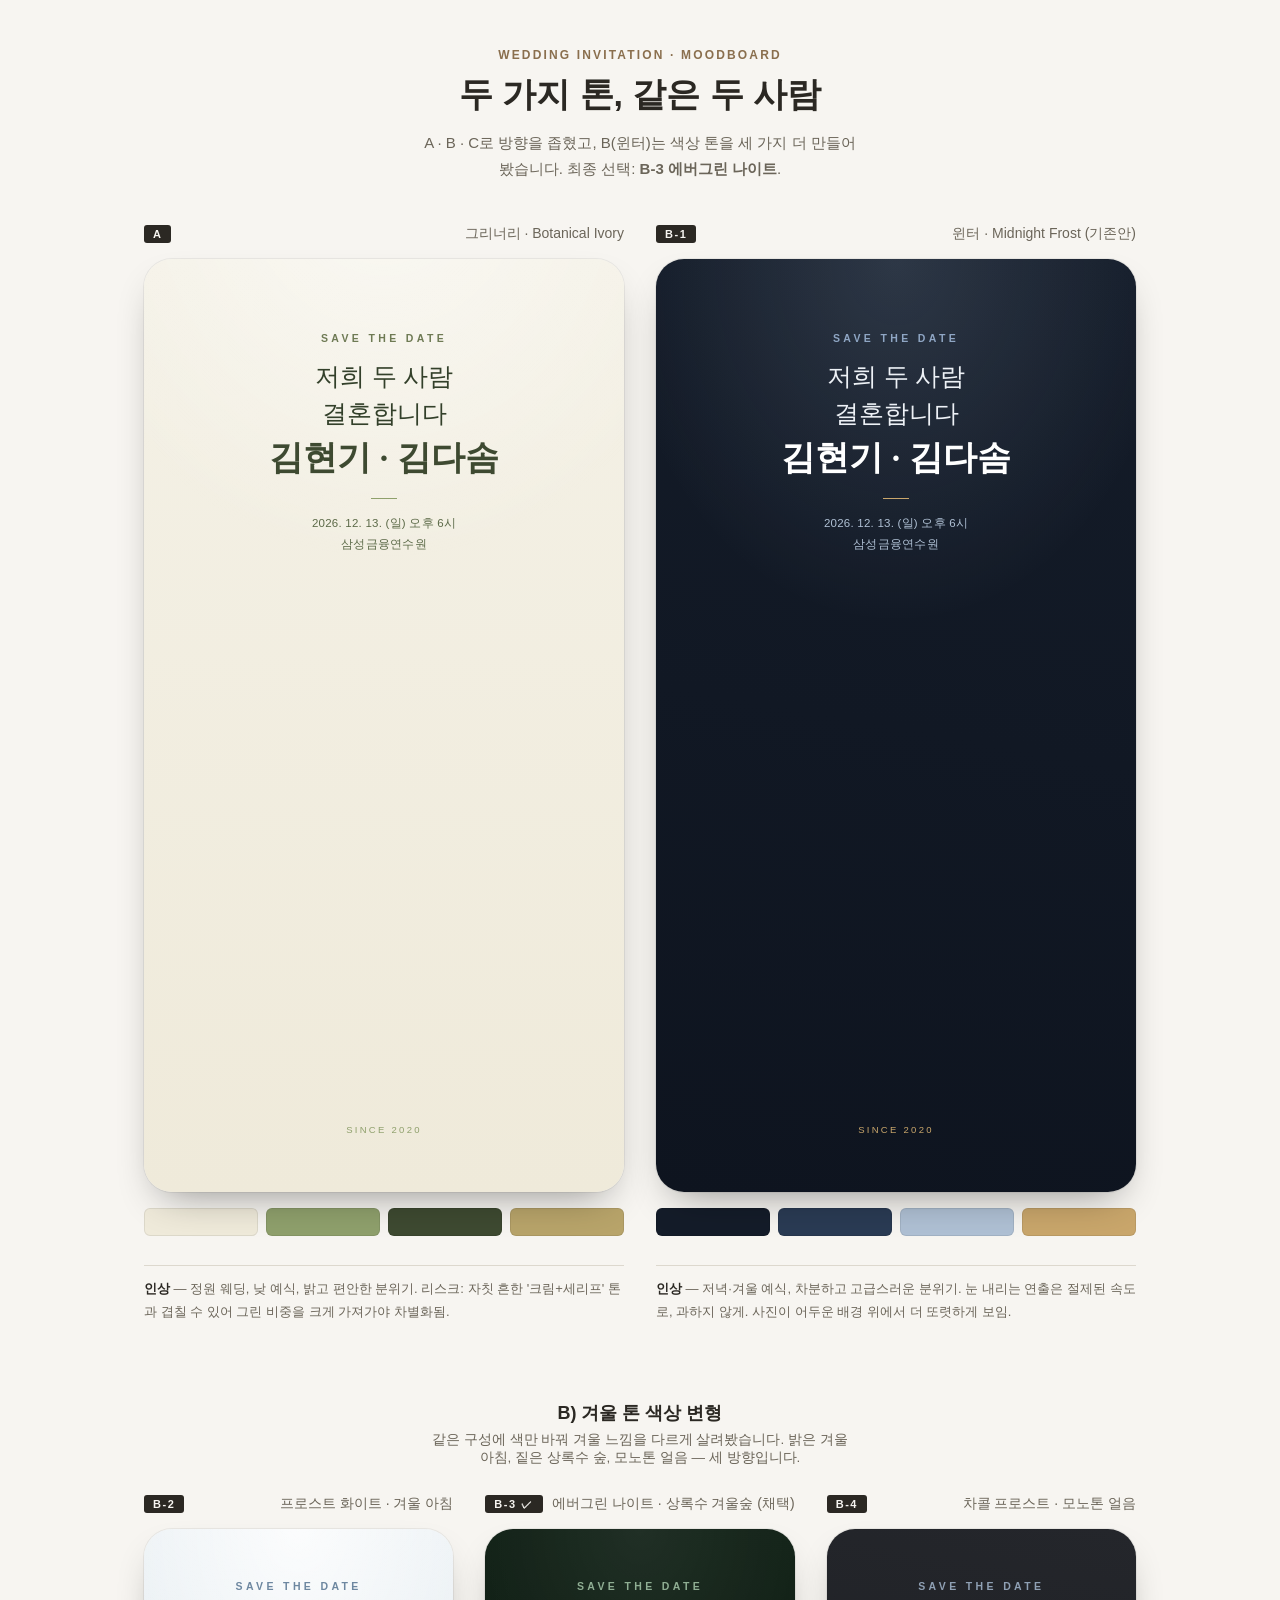
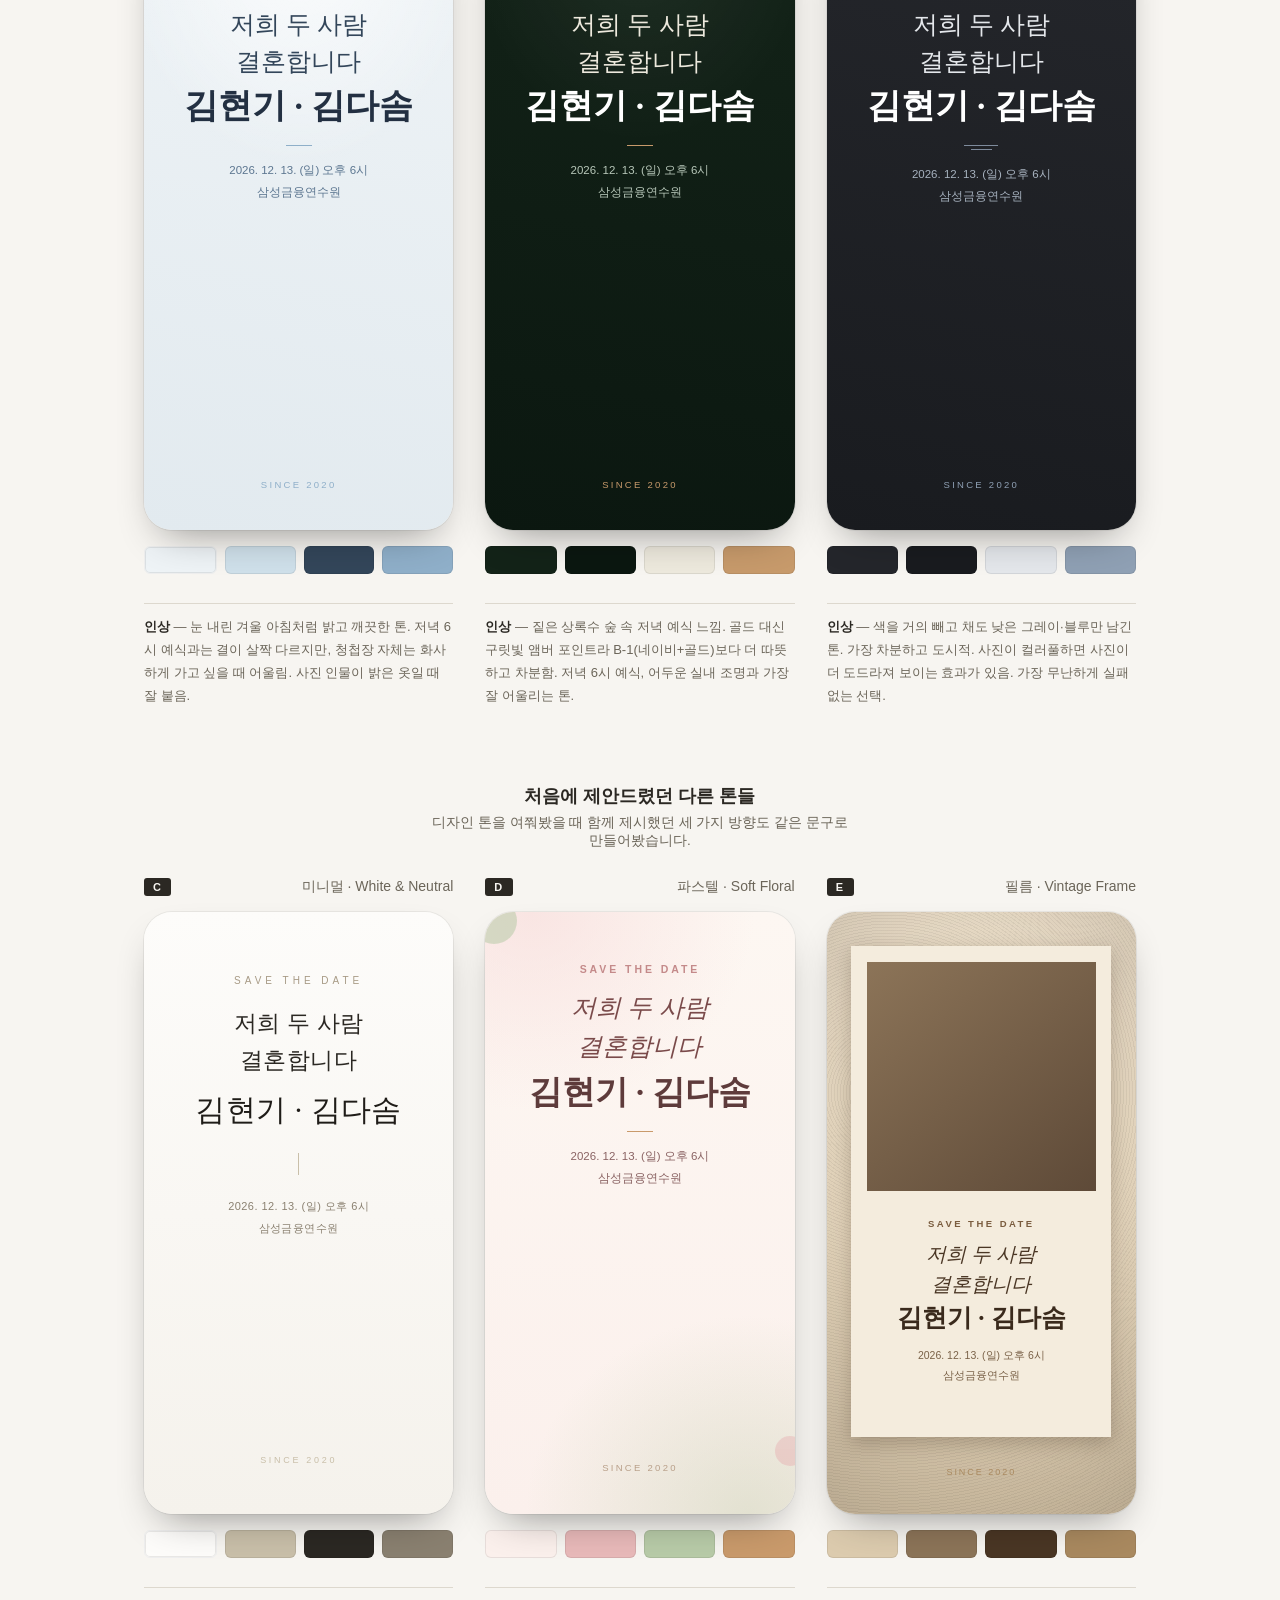
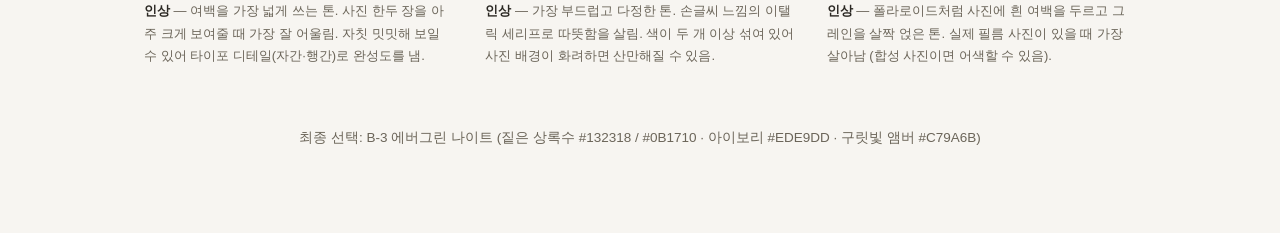
<file: design/moodboard.html>
<!DOCTYPE html>
<html lang="ko">
<head>
<meta charset="UTF-8">
<meta name="viewport" content="width=device-width, initial-scale=1.0">
<title>청첩장 무드보드</title>
<style>
  :root{
    --page-bg:#F7F5F1;
    --page-bg-soft:#EFECE5;
    --page-ink:#2B2823;
    --page-ink-dim:#6B6559;
    --page-line:#DDD8CE;
    --page-accent:#8A6F4E;
  }
  @media (prefers-color-scheme: dark){
    :root:not([data-theme="light"]){
      --page-bg:#1C1A17;
      --page-bg-soft:#242220;
      --page-ink:#EDE9E1;
      --page-ink-dim:#A39C8E;
      --page-line:#39352E;
      --page-accent:#C9A876;
    }
  }
  :root[data-theme="dark"]{
    --page-bg:#1C1A17;
    --page-bg-soft:#242220;
    --page-ink:#EDE9E1;
    --page-ink-dim:#A39C8E;
    --page-line:#39352E;
    --page-accent:#C9A876;
  }

  *{box-sizing:border-box;}
  html,body{margin:0;padding:0;}
  body{background:var(--page-bg);}
  .page{
    background:var(--page-bg);
    color:var(--page-ink);
    font-family:'Pretendard','Apple SD Gothic Neo','Malgun Gothic',sans-serif;
    padding:48px 24px 72px;
    max-width:1040px;
    margin:0 auto;
  }
  .masthead{
    text-align:center;
    margin-bottom:44px;
  }
  .eyebrow{
    font-size:12px;
    letter-spacing:0.18em;
    color:var(--page-accent);
    font-weight:600;
    margin:0 0 10px;
  }
  h1{
    font-size:clamp(24px,4vw,34px);
    margin:0 0 12px;
    text-wrap:balance;
    font-weight:700;
  }
  .lede{
    color:var(--page-ink-dim);
    font-size:15px;
    line-height:1.7;
    max-width:52ch;
    margin:0 auto;
  }

  .compare{
    display:grid;
    grid-template-columns:repeat(auto-fit, minmax(240px, 1fr));
    gap:32px;
  }
  .section-head{
    margin:64px 0 28px;
    text-align:center;
  }
  .section-head h2{
    font-size:18px;
    margin:0 0 6px;
    font-weight:700;
  }
  .section-head p{
    font-size:13.5px;
    color:var(--page-ink-dim);
    max-width:56ch;
    margin:0 auto;
  }

  .slot{
    display:flex;
    flex-direction:column;
    gap:16px;
  }
  .slot-label{
    display:flex;
    align-items:baseline;
    justify-content:space-between;
    gap:8px;
  }
  .slot-label .tag{
    font-size:11px;
    letter-spacing:0.14em;
    font-weight:700;
    color:var(--page-bg);
    background:var(--page-ink);
    padding:3px 9px;
    border-radius:3px;
  }
  .slot-label .name{
    font-size:14px;
    color:var(--page-ink-dim);
  }

  /* ---- phone frame (fixed visual world, intentionally theme-independent) ---- */
  .phone{
    position:relative;
    aspect-ratio:9/17.5;
    border-radius:28px;
    overflow:hidden;
    box-shadow:0 18px 40px -18px rgba(0,0,0,0.45), 0 0 0 1px rgba(0,0,0,0.06);
  }
  .phone-inner{
    position:absolute; inset:0;
    display:flex;
    flex-direction:column;
    align-items:center;
    justify-content:space-between;
    padding:13% 9% 10%;
    text-align:center;
  }

  /* ============ Direction A: Greenery (그리너리) ============ */
  .greenery{
    background:
      radial-gradient(120% 70% at 50% -10%, rgba(255,255,255,0.55), transparent 60%),
      linear-gradient(180deg,#F4F1E6 0%, #EFEADA 100%);
  }
  .greenery .foliage{
    position:absolute; inset:0;
    pointer-events:none;
  }
  .greenery .eyebrow-mini{
    font-size:10.5px;
    letter-spacing:0.32em;
    color:#6E7A54;
    font-weight:600;
    text-transform:uppercase;
  }
  .greenery .display{
    font-family:'Nanum Myeongjo','Noto Serif KR',serif;
    font-size:clamp(19px,4.6vw,25px);
    line-height:1.5;
    color:#33402A;
    margin:14px 0 6px;
  }
  .greenery .display b{
    display:block;
    font-size:1.35em;
    font-weight:600;
    color:#3E4A31;
  }
  .greenery .rule{
    width:26px;height:1px;
    background:#8FA06C;
    margin:14px auto;
  }
  .greenery .meta{
    font-size:11.5px;
    color:#5C6A48;
    line-height:1.9;
    letter-spacing:0.02em;
  }
  .greenery .foot{
    font-size:9.5px;
    letter-spacing:0.24em;
    color:#8FA06C;
    text-transform:uppercase;
  }

  /* ============ Direction B: Winter (겨울 예식) ============ */
  .winter{
    background:
      radial-gradient(90% 60% at 50% 0%, rgba(178,199,224,0.16), transparent 65%),
      linear-gradient(190deg,#141C29 0%, #0E141F 100%);
  }
  .winter .snow,
  .winter-frost .snow,
  .winter-evergreen .snow,
  .winter-charcoal .snow{
    position:absolute; inset:0;
    overflow:hidden;
    pointer-events:none;
  }
  .winter .flake,
  .winter-frost .flake,
  .winter-evergreen .flake,
  .winter-charcoal .flake{
    position:absolute;
    top:-8%;
    width:3px;height:3px;
    border-radius:50%;
    animation:fall 9s linear infinite;
  }
  .winter .flake{ background:rgba(210,224,240,0.75); }
  .winter-frost .flake{ background:rgba(120,150,178,0.55); }
  .winter-evergreen .flake{ background:rgba(237,233,221,0.7); }
  .winter-charcoal .flake{ background:rgba(180,196,214,0.6); }
  @media (prefers-reduced-motion: reduce){
    .winter .flake,
    .winter-frost .flake,
    .winter-evergreen .flake,
    .winter-charcoal .flake{ animation:none; opacity:0.5; }
  }
  @keyframes fall{
    to{ transform:translateY(112vh); }
  }
  .winter .eyebrow-mini{
    font-size:10.5px;
    letter-spacing:0.32em;
    color:#8FA6C4;
    font-weight:600;
    text-transform:uppercase;
  }
  .winter .display{
    font-family:'Nanum Myeongjo','Noto Serif KR',serif;
    font-size:clamp(19px,4.6vw,25px);
    line-height:1.5;
    color:#EDF1F6;
    margin:14px 0 6px;
  }
  .winter .display b{
    display:block;
    font-size:1.35em;
    font-weight:600;
    color:#FFFFFF;
  }
  .winter .rule{
    width:26px;height:1px;
    background:#C9A66B;
    margin:14px auto;
  }
  .winter .meta{
    font-size:11.5px;
    color:#AFC0D4;
    line-height:1.9;
    letter-spacing:0.02em;
  }
  .winter .foot{
    font-size:9.5px;
    letter-spacing:0.24em;
    color:#C9A66B;
    text-transform:uppercase;
  }

  /* ============ Direction C: 미니멀 화이트/뉴트럴 ============ */
  .minimal{
    background:linear-gradient(180deg,#FDFCFA 0%, #F5F2EC 100%);
  }
  .minimal .phone-inner{ padding:17% 12% 13%; }
  .minimal .eyebrow-mini{
    font-size:10px;
    letter-spacing:0.4em;
    color:#A79A85;
    font-weight:500;
    text-transform:uppercase;
  }
  .minimal .display{
    font-family:'Nanum Myeongjo','Noto Serif KR',serif;
    font-weight:400;
    font-size:clamp(18px,4.4vw,23px);
    line-height:1.6;
    color:#2B2823;
    margin:20px 0 8px;
    letter-spacing:0.02em;
  }
  .minimal .display b{
    display:block;
    font-size:1.3em;
    font-weight:500;
    color:#1F1C18;
    margin-top:6px;
  }
  .minimal .rule{
    width:1px;height:22px;
    background:#C9BFA9;
    margin:20px auto;
  }
  .minimal .meta{
    font-size:11px;
    color:#8A8070;
    line-height:2;
    letter-spacing:0.04em;
  }
  .minimal .foot{
    font-size:9px;
    letter-spacing:0.3em;
    color:#C9BFA9;
    text-transform:uppercase;
  }

  /* ============ Direction D: 따뜻한 파스텔/플로럴 ============ */
  .floral{
    background:
      radial-gradient(120% 55% at 15% 0%, rgba(246,214,214,0.55), transparent 60%),
      radial-gradient(120% 55% at 85% 100%, rgba(190,203,168,0.4), transparent 60%),
      linear-gradient(180deg,#FDF7F2 0%, #FBF0EC 100%);
  }
  .floral .sprig{ position:absolute; border-radius:50%; opacity:0.55; }
  .floral .eyebrow-mini{
    font-size:10.5px;
    letter-spacing:0.28em;
    color:#C48A8A;
    font-weight:600;
    text-transform:uppercase;
  }
  .floral .display{
    font-family:'Nanum Myeongjo','Noto Serif KR',serif;
    font-style:italic;
    font-size:clamp(19px,4.6vw,25px);
    line-height:1.55;
    color:#7A4A4A;
    margin:14px 0 6px;
  }
  .floral .display b{
    display:block;
    font-style:normal;
    font-size:1.3em;
    font-weight:600;
    color:#5E3B3B;
  }
  .floral .rule{
    width:26px;height:1px;
    background:#C99A6B;
    margin:14px auto;
  }
  .floral .meta{
    font-size:11.5px;
    color:#8A6363;
    line-height:1.9;
  }
  .floral .foot{
    font-size:9.5px;
    letter-spacing:0.24em;
    color:#B9A08A;
    text-transform:uppercase;
  }

  /* ============ Direction E: 감성 필름/빈티지 ============ */
  .film{
    background:
      repeating-radial-gradient(circle at 20% 30%, rgba(0,0,0,0.05) 0 1px, transparent 1px 3px),
      radial-gradient(120% 90% at 50% 40%, rgba(0,0,0,0) 40%, rgba(30,20,12,0.28) 100%),
      linear-gradient(180deg,#E6D9C4 0%, #DCCBAE 100%);
  }
  .film .phone-inner{ padding:11% 8% 9%; }
  .film .frame{
    background:#F4ECDD;
    padding:6% 6% 16%;
    box-shadow:0 6px 18px rgba(40,25,10,0.25);
    width:100%;
  }
  .film .photo{
    aspect-ratio:1/1;
    background:linear-gradient(140deg,#8C7458,#5E4A38);
    margin-bottom:12%;
  }
  .film .eyebrow-mini{
    font-size:9.5px;
    letter-spacing:0.26em;
    color:#7A5C3E;
    font-weight:600;
    text-transform:uppercase;
  }
  .film .display{
    font-family:'Nanum Myeongjo','Noto Serif KR',serif;
    font-style:italic;
    font-size:clamp(16px,4vw,20px);
    line-height:1.5;
    color:#4A3624;
    margin:8px 0 4px;
  }
  .film .display b{
    display:block;
    font-style:normal;
    font-size:1.25em;
    font-weight:600;
    color:#3A2A1C;
  }
  .film .meta{
    font-size:10.5px;
    color:#7A6248;
    line-height:1.85;
    margin-top:10px;
  }
  .film .foot{
    font-size:9px;
    letter-spacing:0.22em;
    color:#A9895F;
    text-transform:uppercase;
  }

  /* ============ Direction B-2: Frost White (밝은 겨울 아침) ============ */
  .winter-frost{
    background:
      radial-gradient(90% 60% at 50% 0%, rgba(255,255,255,0.8), transparent 65%),
      linear-gradient(190deg,#EEF3F6 0%, #E2EAEF 100%);
  }
  .winter-frost .eyebrow-mini{
    font-size:10.5px; letter-spacing:0.32em; font-weight:600; text-transform:uppercase;
    color:#6D87A0;
  }
  .winter-frost .display{
    font-family:'Nanum Myeongjo','Noto Serif KR',serif;
    font-size:clamp(19px,4.6vw,25px); line-height:1.5; color:#33465A; margin:14px 0 6px;
  }
  .winter-frost .display b{ display:block; font-size:1.35em; font-weight:600; color:#233042; }
  .winter-frost .rule{ width:26px; height:1px; background:#8FAFC9; margin:14px auto; }
  .winter-frost .meta{ font-size:11.5px; color:#5C7690; line-height:1.9; }
  .winter-frost .foot{ font-size:9.5px; letter-spacing:0.24em; color:#8FAFC9; text-transform:uppercase; }

  /* ============ Direction B-3: Evergreen Night (짙은 상록수 겨울숲) ============ */
  .winter-evergreen{
    background:
      radial-gradient(85% 55% at 50% 0%, rgba(255,255,255,0.06), transparent 65%),
      linear-gradient(190deg,#132318 0%, #0B1710 100%);
  }
  .winter-evergreen .eyebrow-mini{
    font-size:10.5px; letter-spacing:0.32em; font-weight:600; text-transform:uppercase;
    color:#8FAE93;
  }
  .winter-evergreen .display{
    font-family:'Nanum Myeongjo','Noto Serif KR',serif;
    font-size:clamp(19px,4.6vw,25px); line-height:1.5; color:#EDE9DD; margin:14px 0 6px;
  }
  .winter-evergreen .display b{ display:block; font-size:1.35em; font-weight:600; color:#FFFFFF; }
  .winter-evergreen .rule{ width:26px; height:1px; background:#C79A6B; margin:14px auto; }
  .winter-evergreen .meta{ font-size:11.5px; color:#B7C7B9; line-height:1.9; }
  .winter-evergreen .foot{ font-size:9.5px; letter-spacing:0.24em; color:#C79A6B; text-transform:uppercase; }

  /* ============ Direction B-4: Charcoal Frost (모노톤 얼음) ============ */
  .winter-charcoal{
    background:linear-gradient(190deg,#24262B 0%, #191B1F 100%);
  }
  .winter-charcoal .rule-double{
    width:34px; margin:14px auto; display:flex; flex-direction:column; gap:3px; align-items:center;
  }
  .winter-charcoal .rule-double span{ display:block; width:100%; height:1px; background:#7E8B9C; }
  .winter-charcoal .rule-double span:last-child{ width:60%; }
  .winter-charcoal .eyebrow-mini{
    font-size:10.5px; letter-spacing:0.32em; font-weight:600; text-transform:uppercase;
    color:#8FA0B4;
  }
  .winter-charcoal .display{
    font-family:'Nanum Myeongjo','Noto Serif KR',serif;
    font-size:clamp(19px,4.6vw,25px); line-height:1.5; color:#E4E7EB; margin:14px 0 6px;
  }
  .winter-charcoal .display b{ display:block; font-size:1.35em; font-weight:600; color:#FFFFFF; }
  .winter-charcoal .meta{ font-size:11.5px; color:#A7B2BF; line-height:1.9; }
  .winter-charcoal .foot{ font-size:9.5px; letter-spacing:0.24em; color:#8FA0B4; text-transform:uppercase; }

  .palette{
    display:flex;
    gap:8px;
  }
  .swatch{
    flex:1;
    height:28px;
    border-radius:6px;
    box-shadow:inset 0 0 0 1px rgba(0,0,0,0.08);
  }
  .swatch-label{
    font-size:10px;
    color:var(--page-ink-dim);
    text-align:center;
    margin-top:4px;
  }
  .notes{
    font-size:13px;
    line-height:1.75;
    color:var(--page-ink-dim);
    border-top:1px solid var(--page-line);
    padding-top:12px;
  }
  .notes b{ color:var(--page-ink); font-weight:600; }

  .prompt{
    text-align:center;
    margin-top:48px;
    font-size:13.5px;
    color:var(--page-ink-dim);
  }
</style>
</head>
<body>
<div class="page">
  <div class="masthead">
    <p class="eyebrow">WEDDING INVITATION · MOODBOARD</p>
    <h1>두 가지 톤, 같은 두 사람</h1>
    <p class="lede">A · B · C로 방향을 좁혔고, B(윈터)는 색상 톤을 세 가지 더 만들어봤습니다. 최종 선택: <b>B-3 에버그린 나이트</b>.</p>
  </div>

  <div class="compare">
    <div class="slot">
      <div class="slot-label"><span class="tag">A</span><span class="name">그리너리 · Botanical Ivory</span></div>
      <div class="phone greenery">
        <div class="foliage"></div>
        <div class="phone-inner">
          <div>
            <p class="eyebrow-mini">Save the date</p>
            <p class="display">저희 두 사람<br>결혼합니다<b>김현기 · 김다솜</b></p>
            <div class="rule"></div>
            <p class="meta">2026. 12. 13. (일) 오후 6시<br>삼성금융연수원</p>
          </div>
          <p class="foot">Since 2020</p>
        </div>
      </div>
      <div class="palette">
        <div class="swatch" style="background:#EFEADA"></div>
        <div class="swatch" style="background:#8FA06C"></div>
        <div class="swatch" style="background:#3E4A31"></div>
        <div class="swatch" style="background:#B8A46A"></div>
      </div>
      <p class="notes"><b>인상</b> — 정원 웨딩, 낮 예식, 밝고 편안한 분위기. 리스크: 자칫 흔한 '크림+세리프' 톤과 겹칠 수 있어 그린 비중을 크게 가져가야 차별화됨.</p>
    </div>

    <div class="slot">
      <div class="slot-label"><span class="tag">B-1</span><span class="name">윈터 · Midnight Frost (기존안)</span></div>
      <div class="phone winter">
        <div class="snow" id="snow"></div>
        <div class="phone-inner">
          <div>
            <p class="eyebrow-mini">Save the date</p>
            <p class="display">저희 두 사람<br>결혼합니다<b>김현기 · 김다솜</b></p>
            <div class="rule"></div>
            <p class="meta">2026. 12. 13. (일) 오후 6시<br>삼성금융연수원</p>
          </div>
          <p class="foot">Since 2020</p>
        </div>
      </div>
      <div class="palette">
        <div class="swatch" style="background:#141C29"></div>
        <div class="swatch" style="background:#2A3B54"></div>
        <div class="swatch" style="background:#AFC0D4"></div>
        <div class="swatch" style="background:#C9A66B"></div>
      </div>
      <p class="notes"><b>인상</b> — 저녁·겨울 예식, 차분하고 고급스러운 분위기. 눈 내리는 연출은 절제된 속도로, 과하지 않게. 사진이 어두운 배경 위에서 더 또렷하게 보임.</p>
    </div>
  </div>

  <div class="section-head">
    <h2>B) 겨울 톤 색상 변형</h2>
    <p>같은 구성에 색만 바꿔 겨울 느낌을 다르게 살려봤습니다. 밝은 겨울 아침, 짙은 상록수 숲, 모노톤 얼음 — 세 방향입니다.</p>
  </div>

  <div class="compare">
    <div class="slot">
      <div class="slot-label"><span class="tag">B-2</span><span class="name">프로스트 화이트 · 겨울 아침</span></div>
      <div class="phone winter-frost">
        <div class="snow" data-snow></div>
        <div class="phone-inner">
          <div>
            <p class="eyebrow-mini">Save the date</p>
            <p class="display">저희 두 사람<br>결혼합니다<b>김현기 · 김다솜</b></p>
            <div class="rule"></div>
            <p class="meta">2026. 12. 13. (일) 오후 6시<br>삼성금융연수원</p>
          </div>
          <p class="foot">Since 2020</p>
        </div>
      </div>
      <div class="palette">
        <div class="swatch" style="background:#EEF3F6;border:1px solid #eee"></div>
        <div class="swatch" style="background:#CFE0EA"></div>
        <div class="swatch" style="background:#33465A"></div>
        <div class="swatch" style="background:#8FAFC9"></div>
      </div>
      <p class="notes"><b>인상</b> — 눈 내린 겨울 아침처럼 밝고 깨끗한 톤. 저녁 6시 예식과는 결이 살짝 다르지만, 청첩장 자체는 화사하게 가고 싶을 때 어울림. 사진 인물이 밝은 옷일 때 잘 붙음.</p>
    </div>

    <div class="slot">
      <div class="slot-label"><span class="tag">B-3 ✓</span><span class="name">에버그린 나이트 · 상록수 겨울숲 (채택)</span></div>
      <div class="phone winter-evergreen">
        <div class="snow" data-snow></div>
        <div class="phone-inner">
          <div>
            <p class="eyebrow-mini">Save the date</p>
            <p class="display">저희 두 사람<br>결혼합니다<b>김현기 · 김다솜</b></p>
            <div class="rule"></div>
            <p class="meta">2026. 12. 13. (일) 오후 6시<br>삼성금융연수원</p>
          </div>
          <p class="foot">Since 2020</p>
        </div>
      </div>
      <div class="palette">
        <div class="swatch" style="background:#132318"></div>
        <div class="swatch" style="background:#0B1710"></div>
        <div class="swatch" style="background:#EDE9DD"></div>
        <div class="swatch" style="background:#C79A6B"></div>
      </div>
      <p class="notes"><b>인상</b> — 짙은 상록수 숲 속 저녁 예식 느낌. 골드 대신 구릿빛 앰버 포인트라 B-1(네이비+골드)보다 더 따뜻하고 차분함. 저녁 6시 예식, 어두운 실내 조명과 가장 잘 어울리는 톤.</p>
    </div>

    <div class="slot">
      <div class="slot-label"><span class="tag">B-4</span><span class="name">차콜 프로스트 · 모노톤 얼음</span></div>
      <div class="phone winter-charcoal">
        <div class="snow" data-snow></div>
        <div class="phone-inner">
          <div>
            <p class="eyebrow-mini">Save the date</p>
            <p class="display">저희 두 사람<br>결혼합니다<b>김현기 · 김다솜</b></p>
            <div class="rule-double"><span></span><span></span></div>
            <p class="meta">2026. 12. 13. (일) 오후 6시<br>삼성금융연수원</p>
          </div>
          <p class="foot">Since 2020</p>
        </div>
      </div>
      <div class="palette">
        <div class="swatch" style="background:#24262B"></div>
        <div class="swatch" style="background:#191B1F"></div>
        <div class="swatch" style="background:#E4E7EB"></div>
        <div class="swatch" style="background:#8FA0B4"></div>
      </div>
      <p class="notes"><b>인상</b> — 색을 거의 빼고 채도 낮은 그레이·블루만 남긴 톤. 가장 차분하고 도시적. 사진이 컬러풀하면 사진이 더 도드라져 보이는 효과가 있음. 가장 무난하게 실패 없는 선택.</p>
    </div>
  </div>

  <div class="section-head">
    <h2>처음에 제안드렸던 다른 톤들</h2>
    <p>디자인 톤을 여쭤봤을 때 함께 제시했던 세 가지 방향도 같은 문구로 만들어봤습니다.</p>
  </div>

  <div class="compare">
    <div class="slot">
      <div class="slot-label"><span class="tag">C</span><span class="name">미니멀 · White & Neutral</span></div>
      <div class="phone minimal">
        <div class="phone-inner">
          <div>
            <p class="eyebrow-mini">Save the date</p>
            <p class="display">저희 두 사람<br>결혼합니다<b>김현기 · 김다솜</b></p>
            <div class="rule"></div>
            <p class="meta">2026. 12. 13. (일) 오후 6시<br>삼성금융연수원</p>
          </div>
          <p class="foot">Since 2020</p>
        </div>
      </div>
      <div class="palette">
        <div class="swatch" style="background:#FDFCFA;border:1px solid #eee"></div>
        <div class="swatch" style="background:#C9BFA9"></div>
        <div class="swatch" style="background:#2B2823"></div>
        <div class="swatch" style="background:#8A8070"></div>
      </div>
      <p class="notes"><b>인상</b> — 여백을 가장 넓게 쓰는 톤. 사진 한두 장을 아주 크게 보여줄 때 가장 잘 어울림. 자칫 밋밋해 보일 수 있어 타이포 디테일(자간·행간)로 완성도를 냄.</p>
    </div>

    <div class="slot">
      <div class="slot-label"><span class="tag">D</span><span class="name">파스텔 · Soft Floral</span></div>
      <div class="phone floral">
        <div class="sprig" style="width:46px;height:46px;top:-14px;left:-14px;background:#B8CBA8"></div>
        <div class="sprig" style="width:30px;height:30px;bottom:8%;right:-10px;background:#E8B9B9"></div>
        <div class="phone-inner">
          <div>
            <p class="eyebrow-mini">Save the date</p>
            <p class="display">저희 두 사람<br>결혼합니다<b>김현기 · 김다솜</b></p>
            <div class="rule"></div>
            <p class="meta">2026. 12. 13. (일) 오후 6시<br>삼성금융연수원</p>
          </div>
          <p class="foot">Since 2020</p>
        </div>
      </div>
      <div class="palette">
        <div class="swatch" style="background:#FBF0EC"></div>
        <div class="swatch" style="background:#E8B9B9"></div>
        <div class="swatch" style="background:#B8CBA8"></div>
        <div class="swatch" style="background:#C99A6B"></div>
      </div>
      <p class="notes"><b>인상</b> — 가장 부드럽고 다정한 톤. 손글씨 느낌의 이탤릭 세리프로 따뜻함을 살림. 색이 두 개 이상 섞여 있어 사진 배경이 화려하면 산만해질 수 있음.</p>
    </div>

    <div class="slot">
      <div class="slot-label"><span class="tag">E</span><span class="name">필름 · Vintage Frame</span></div>
      <div class="phone film">
        <div class="phone-inner">
          <div class="frame">
            <div class="photo"></div>
            <p class="eyebrow-mini">Save the date</p>
            <p class="display">저희 두 사람<br>결혼합니다<b>김현기 · 김다솜</b></p>
            <p class="meta">2026. 12. 13. (일) 오후 6시<br>삼성금융연수원</p>
          </div>
          <p class="foot">Since 2020</p>
        </div>
      </div>
      <div class="palette">
        <div class="swatch" style="background:#DCCBAE"></div>
        <div class="swatch" style="background:#8C7458"></div>
        <div class="swatch" style="background:#4A3624"></div>
        <div class="swatch" style="background:#A9895F"></div>
      </div>
      <p class="notes"><b>인상</b> — 폴라로이드처럼 사진에 흰 여백을 두르고 그레인을 살짝 얹은 톤. 실제 필름 사진이 있을 때 가장 살아남 (합성 사진이면 어색할 수 있음).</p>
    </div>
  </div>

  <p class="prompt">최종 선택: B-3 에버그린 나이트 (짙은 상록수 #132318 / #0B1710 · 아이보리 #EDE9DD · 구릿빛 앰버 #C79A6B)</p>
</div>

<script>
  (function(){
    var hosts = document.querySelectorAll('.snow');
    hosts.forEach(function(host){
      var n = 22;
      for(var i=0;i<n;i++){
        var f = document.createElement('div');
        f.className = 'flake';
        f.style.left = (Math.random()*100) + '%';
        f.style.animationDelay = (Math.random()*9) + 's';
        f.style.animationDuration = (7 + Math.random()*5) + 's';
        f.style.opacity = (0.4 + Math.random()*0.5).toFixed(2);
        host.appendChild(f);
      }
    });
  })();
</script>
</body>
</html>
</file>
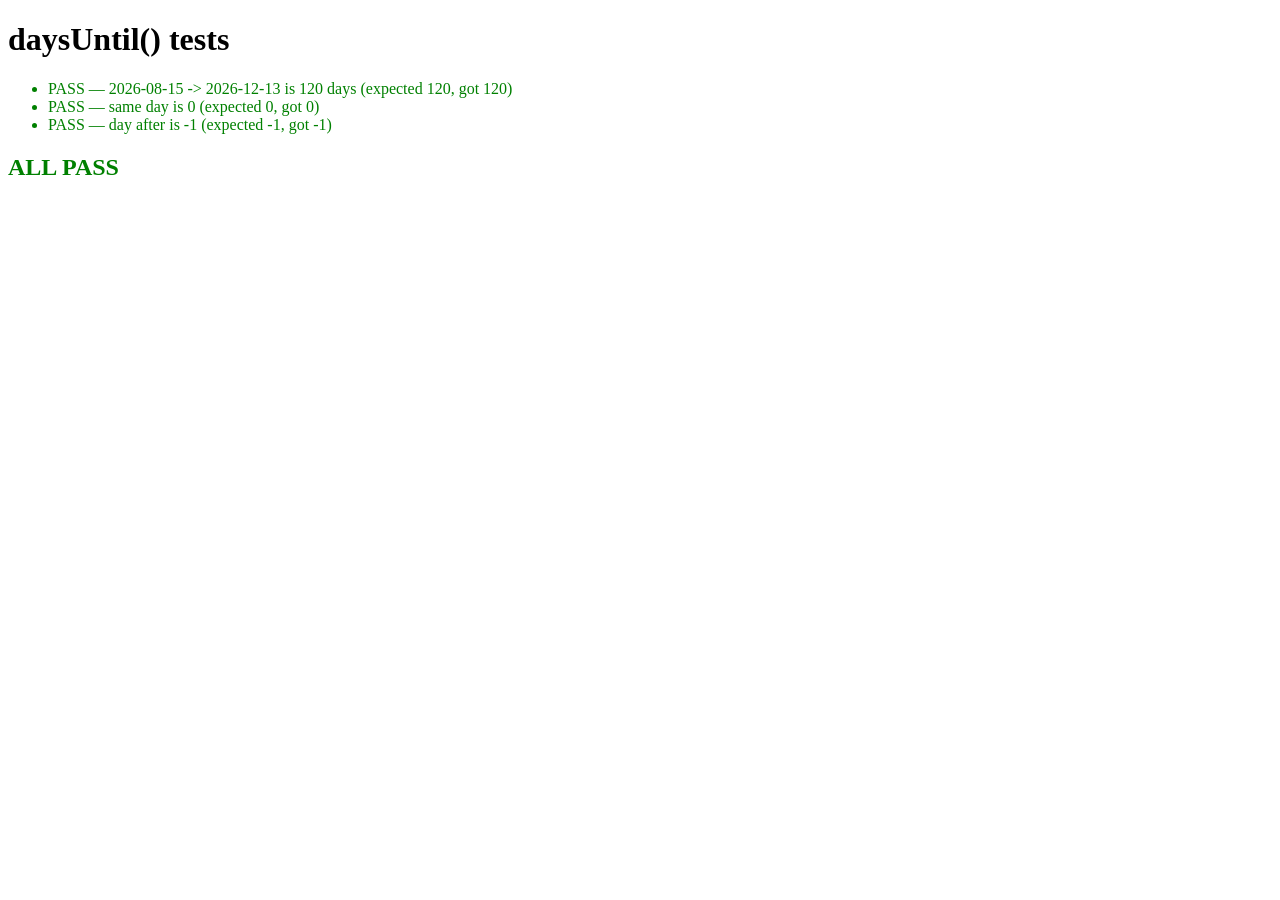
<file: tests/dday.test.html>
<!DOCTYPE html>
<html lang="ko">
<head>
<meta charset="UTF-8">
<title>dday.js test</title>
</head>
<body>
<h1>daysUntil() tests</h1>
<ul id="results"></ul>
<script src="../js/dday.js"></script>
<script>
  function assertEqual(actual, expected, label) {
    var pass = actual === expected;
    var li = document.createElement('li');
    li.textContent = (pass ? 'PASS' : 'FAIL') + ' — ' + label + ' (expected ' + expected + ', got ' + actual + ')';
    li.style.color = pass ? 'green' : 'red';
    document.getElementById('results').appendChild(li);
    console.assert(pass, label, 'expected', expected, 'got', actual);
    return pass;
  }

  var allPass = true;
  allPass = assertEqual(daysUntil('2026-12-13', new Date(2026, 7, 15)), 120, '2026-08-15 -> 2026-12-13 is 120 days') && allPass;
  allPass = assertEqual(daysUntil('2026-12-13', new Date(2026, 11, 13)), 0, 'same day is 0') && allPass;
  allPass = assertEqual(daysUntil('2026-12-13', new Date(2026, 11, 14)), -1, 'day after is -1') && allPass;

  var summary = document.createElement('h2');
  summary.id = 'summary';
  summary.textContent = allPass ? 'ALL PASS' : 'SOME FAILED';
  summary.style.color = allPass ? 'green' : 'red';
  document.body.appendChild(summary);
</script>
</body>
</html>
</file>
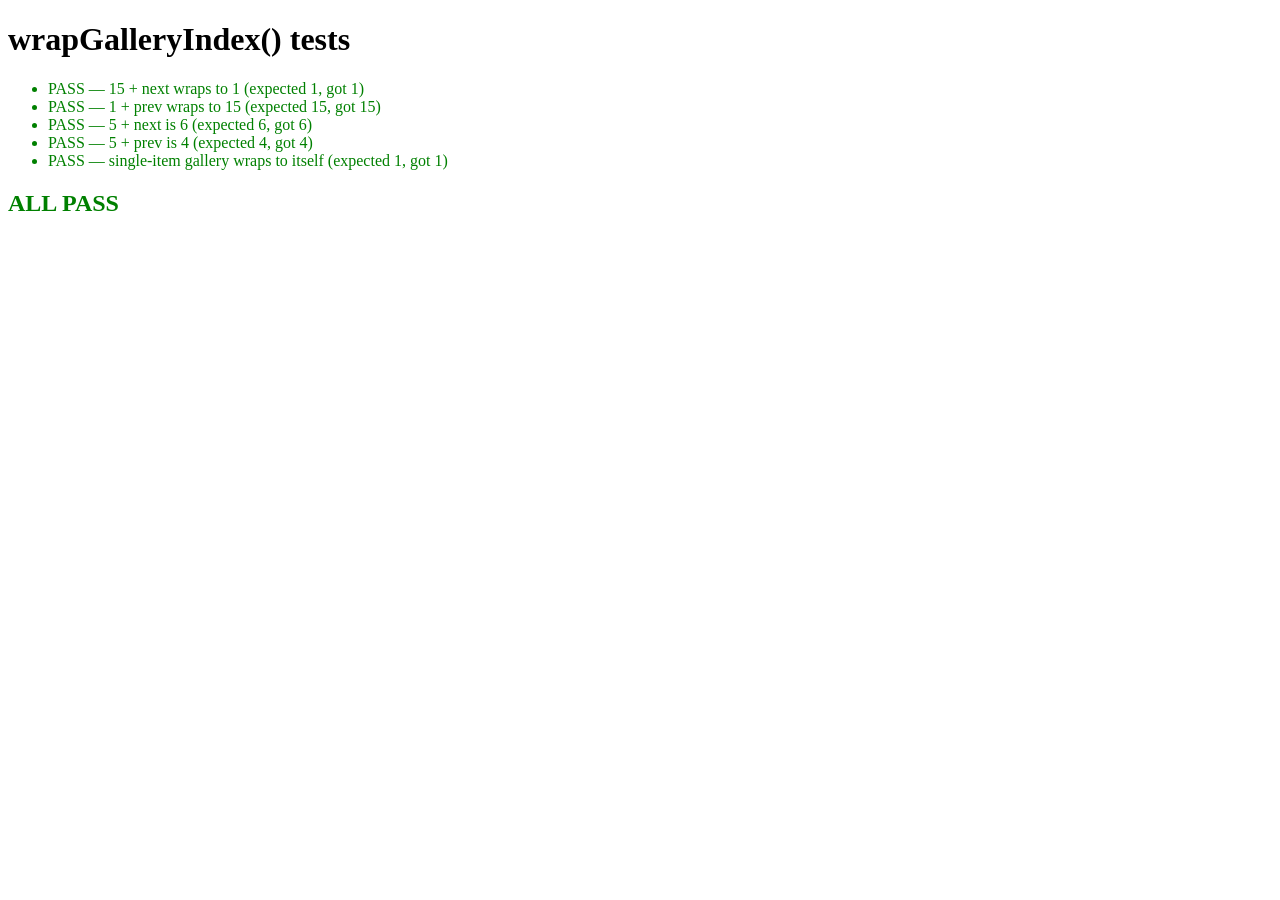
<file: tests/lightbox-nav.test.html>
<!DOCTYPE html>
<html lang="ko">
<head>
<meta charset="UTF-8">
<title>lightbox nav test</title>
</head>
<body>
<h1>wrapGalleryIndex() tests</h1>
<ul id="results"></ul>
<script src="../js/main.js"></script>
<script>
  function assertEqual(actual, expected, label) {
    var pass = actual === expected;
    var li = document.createElement('li');
    li.textContent = (pass ? 'PASS' : 'FAIL') + ' — ' + label + ' (expected ' + expected + ', got ' + actual + ')';
    li.style.color = pass ? 'green' : 'red';
    document.getElementById('results').appendChild(li);
    console.assert(pass, label, 'expected', expected, 'got', actual);
    return pass;
  }

  var allPass = true;
  allPass = assertEqual(wrapGalleryIndex(15, 1, 15), 1, '15 + next wraps to 1') && allPass;
  allPass = assertEqual(wrapGalleryIndex(1, -1, 15), 15, '1 + prev wraps to 15') && allPass;
  allPass = assertEqual(wrapGalleryIndex(5, 1, 15), 6, '5 + next is 6') && allPass;
  allPass = assertEqual(wrapGalleryIndex(5, -1, 15), 4, '5 + prev is 4') && allPass;
  allPass = assertEqual(wrapGalleryIndex(1, 1, 1), 1, 'single-item gallery wraps to itself') && allPass;

  var summary = document.createElement('h2');
  summary.id = 'summary';
  summary.textContent = allPass ? 'ALL PASS' : 'SOME FAILED';
  summary.style.color = allPass ? 'green' : 'red';
  document.body.appendChild(summary);
</script>
</body>
</html>
</file>
